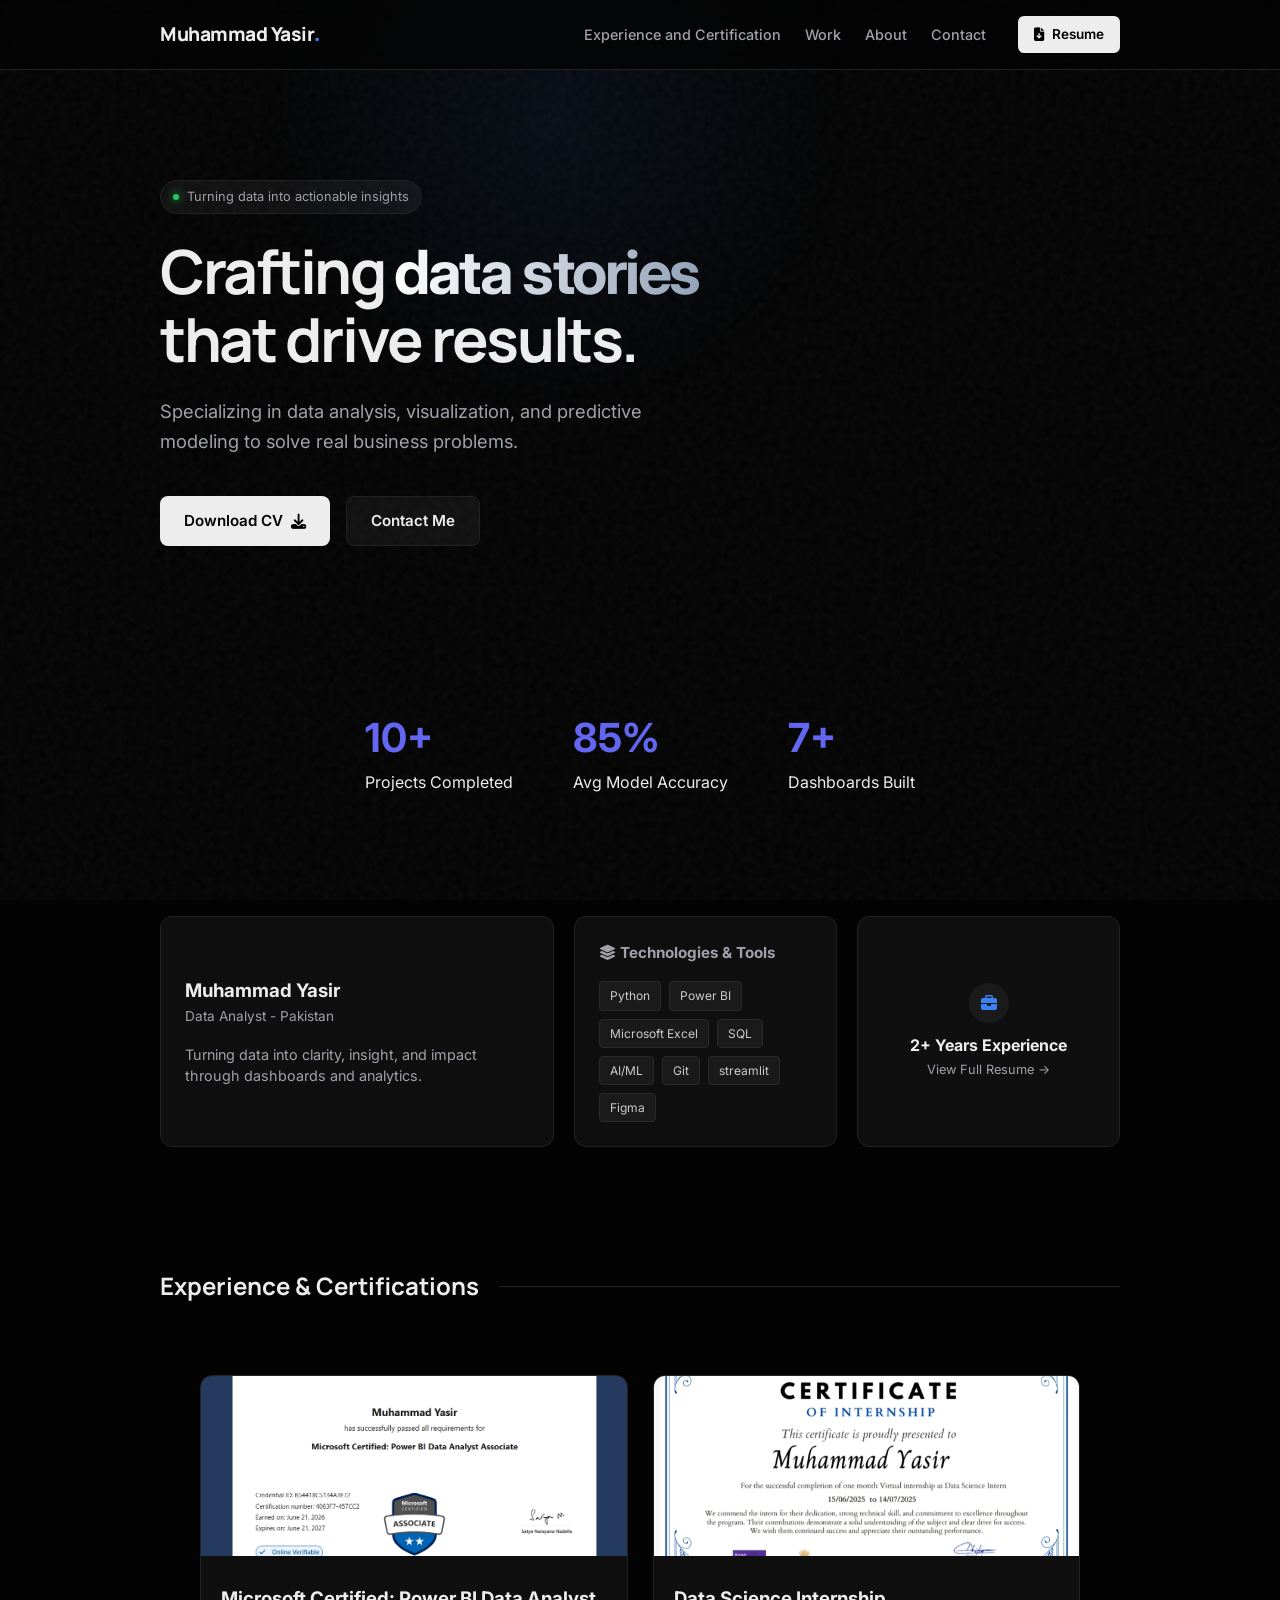
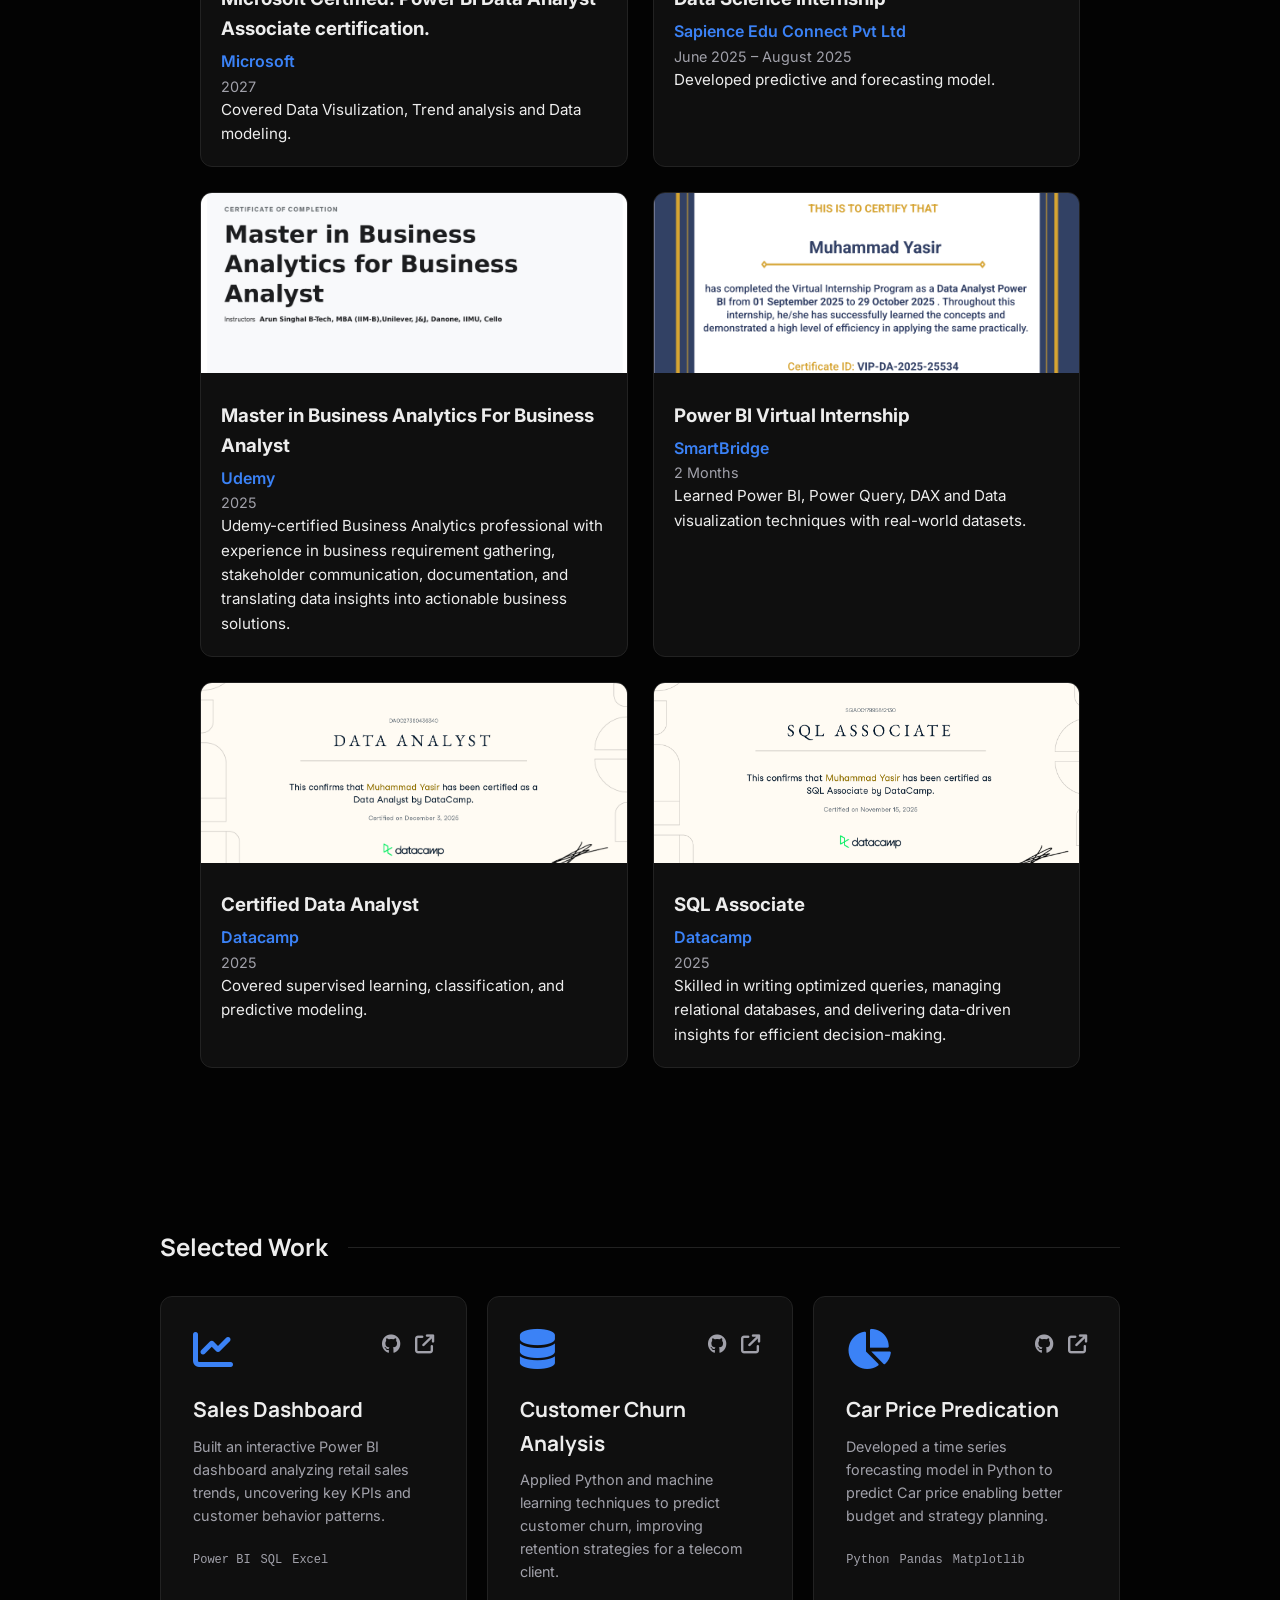
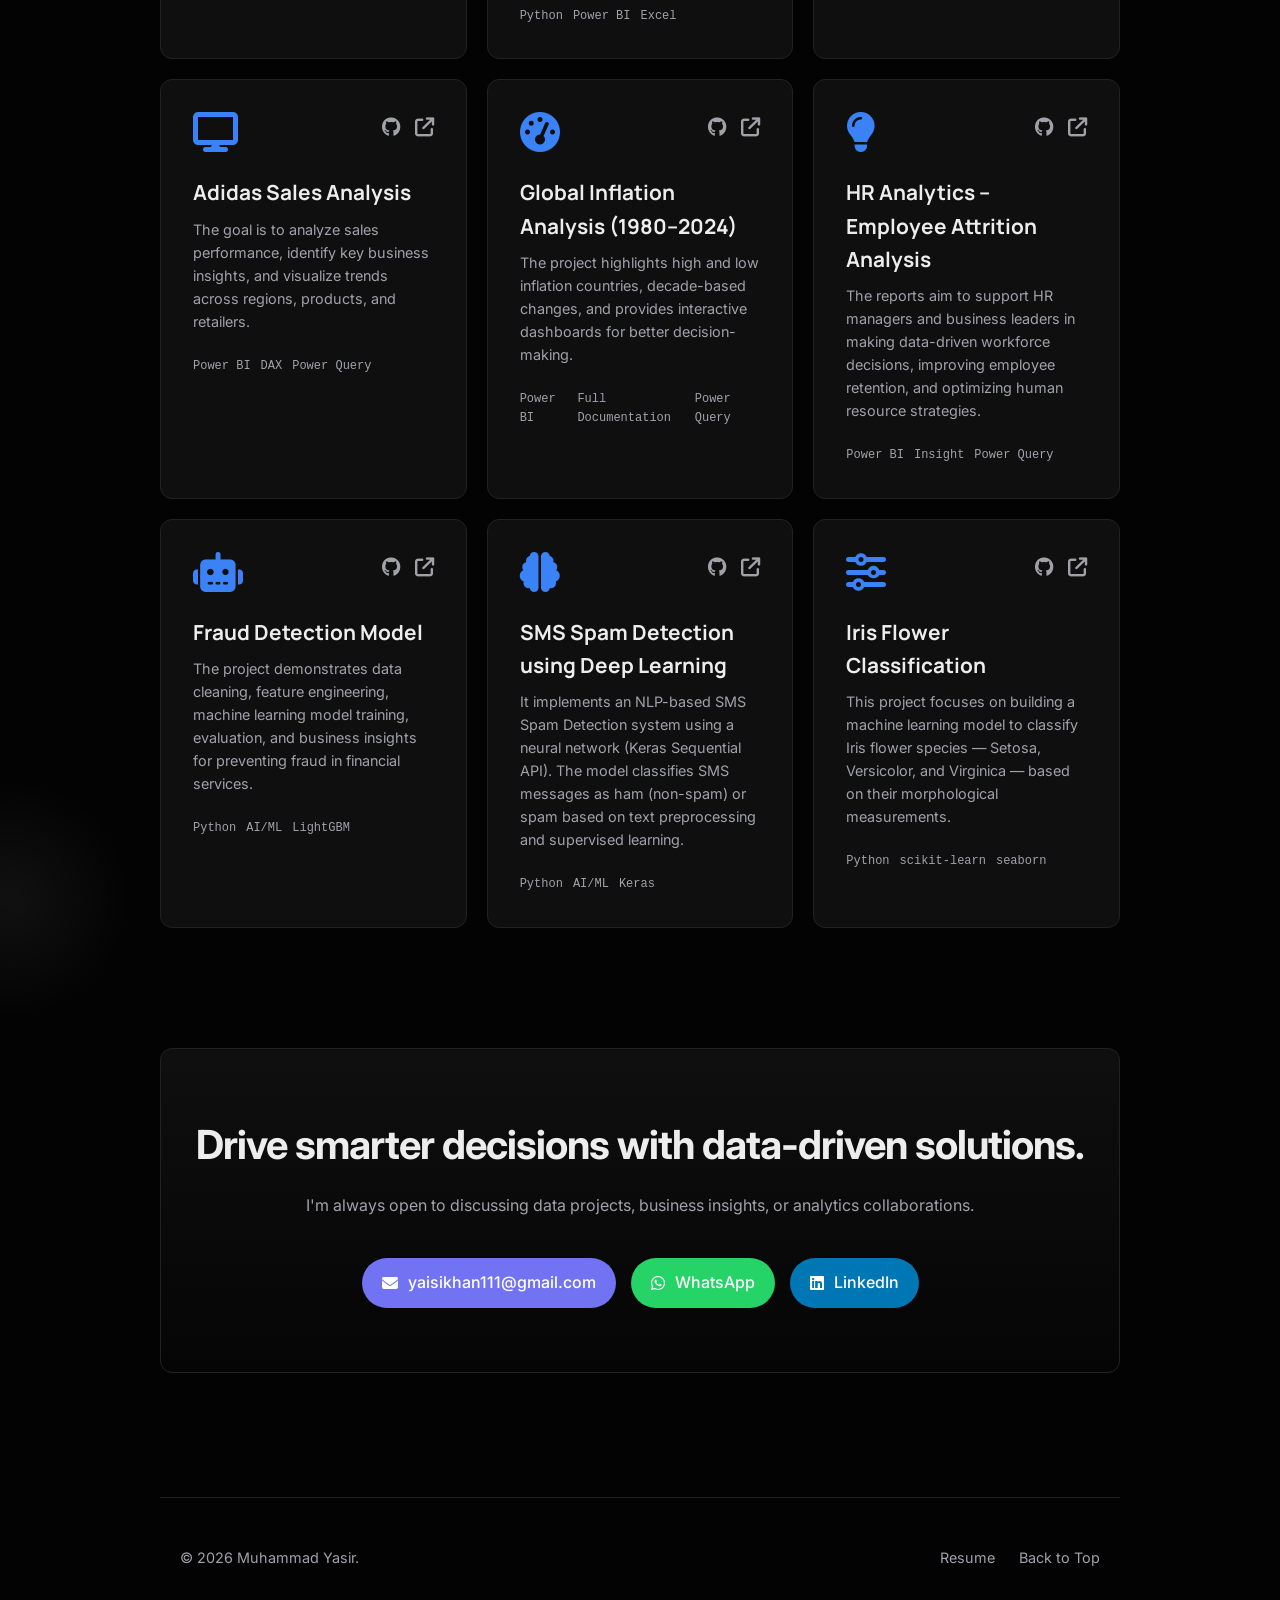
<file: index.html>
<!DOCTYPE html>
<html lang="en">
<head>
  <meta charset="UTF-8" />
  <meta name="keywords" content="Data Analyst, Power BI, Python, Machine Learning, Portfolio">
  <meta name="author" content="Muhammad Yasir">
  <meta name="viewport" content="width=device-width, initial-scale=1.0" />
  <meta name="description" content="Muhammad Yasir - Data Expert Portfolio" />
  <title>Muhammad Yasir</title>
  
  <!-- Font: Geist & Inter (The new standard for modern UI) -->
  <link rel="preconnect" href="https://fonts.googleapis.com">
  <link rel="preconnect" href="https://fonts.gstatic.com" crossorigin>
  <link href="https://fonts.googleapis.com/css2?family=Inter:wght@300;400;500;600;700&family=Manrope:wght@400;600;800&display=swap" rel="stylesheet">
  
  <!-- Icons -->
  <link rel="stylesheet" href="https://cdnjs.cloudflare.com/ajax/libs/font-awesome/6.4.0/css/all.min.css">
  
  <link rel="stylesheet" href="style.css" />
</head>
<body>

  <!-- Background Noise/Grid -->
  <div class="bg-noise"></div>
  <div class="bg-gradient"></div>

  <!-- Navbar -->
  <nav class="navbar">
    <div class="nav-container">
      <a href="#" class="logo">Muhammad Yasir<span class="highlight">.</span></a>
      
      <div class="nav-right">
        <ul class="nav-links">
          <li><a href="#EC">Experience and Certification</a></li>
          <li><a href="#work">Work</a></li>
          <li><a href="#about">About</a></li>
          <li><a href="#contact">Contact</a></li>
        </ul>
        <!-- CV Button in Nav -->
        <a href="Yasir-resume.pdf" target="_blank" class="nav-btn">
          <i class="fa-solid fa-file-arrow-down"></i> Resume
        </a>
      </div>
    </div>
  </nav>

  <main>
    <!-- Hero Section -->
    <section class="hero" id="home">
      <div class="hero-content">
        <div class="status-pill">
          <span class="dot"></span> Turning data into actionable insights
        </div>
        
        <h1>
          Crafting <span class="text-gradient">data stories</span> <br> that drive results.
        </h1>
        
        <p class="hero-sub">
          Specializing in data analysis, visualization,
          and predictive modeling to solve real business problems.
        </p>

        <div class="hero-actions">
          <!-- Primary CV Download -->
          <a href="Yasir-resume.pdf" download="Yasir-resume.pdf" class="btn btn-primary">
            Download CV <i class="fa-solid fa-download"></i>
          </a>
          <a href="#contact" class="btn btn-secondary">
            Contact Me
          </a>
        </div>
      </div>
    </section>
    <section class="metrics">
     <div class="metric">
      <h2>10+</h2>
      <p>Projects Completed</p>
     </div>
     <div class="metric">
      <h2>85%</h2>
      <p>Avg Model Accuracy</p>
     </div>
     <div class="metric">
      <h2>7+</h2>
      <p>Dashboards Built</p>
     </div>
    </section>


    <!-- Bento Grid (About, Stack, & Stats) -->
    <section id="about" class="section">
      <div class="bento-grid">
        
        <!-- Profile Card -->
        <div class="card profile-card spotlight">
          <div class="card-inner">
            <div class="profile-header">
              <!-- <img src="pic1.jpeg" alt="Yasir" class="avatar"> -->
              <div>
                <h3>Muhammad Yasir</h3>
                <span class="role">Data Analyst - Pakistan</span>
              </div>
            </div>
            <p class="bio">
              Turning data into clarity, insight, and impact through dashboards and analytics.
            </p>
          </div>
        </div>

        <!-- Tech Stack -->
        <div class="card stack-card spotlight">
          <div class="card-inner">
            <h4><i class="fa-solid fa-layer-group"></i> Technologies & Tools</h4>
            <div class="stack-tags">
              <span>Python</span>
              <span>Power BI</span> 
              <span>Microsoft Excel</span>
              <span>SQL</span>
              <span>AI/ML</span>
              <span>Git</span>
              <span>streamlit</span>
              <span>Figma</span>
            </div>
          </div>
        </div>

        <!-- Experience / CV Link Card -->
        <a href="Yasir-resume.pdf" target="_blank" class="card exp-card spotlight">
          <div class="card-inner center-content">
            <div class="icon-box">
              <i class="fa-solid fa-briefcase"></i>
            </div>
            <div class="exp-text">
              <h4>2+ Years Experience</h4>
              <p>View Full Resume &rarr;</p>
            </div>
          </div>
        </a>

      </div>
    </section>

    <section id="EC" class="section">
      <div class="section-header">
        <h2>Experience & Certifications</h2>
        <div class="line"></div>
      </div>

      <div class="exp-container">

        <!-- Internship -->
        <div class="exp-card spotlight">
          <img src="MS.png" alt="Certification">
          <div class="exp-content">
            <h3>Microsoft Certified: Power BI Data Analyst Associate certification.</h3>
            <p class="company">Microsoft</p>
            <p class="duration">2027</p>
            <p class="desc">Covered Data Visulization, Trend analysis and Data modeling.</p>
          </div>
        </div>
        <div class="exp-card spotlight">
          <img src="sapienceedu.jpeg" alt="Internship Certificate">
          <div class="exp-content">
            <h3>Data Science Internship</h3>
            <p class="company">Sapience Edu Connect Pvt Ltd</p>
            <p class="duration">June 2025 – August 2025</p>
            <p class="desc">Developed predictive and forecasting model.</p>
          </div>
        </div>
        <div class="exp-card spotlight">
          <img src="BI-udemy.png" alt="Training Certificate">
          <div class="exp-content">
            <h3>Master in Business Analytics For Business Analyst</h3>
            <p class="company">Udemy</p>
            <p class="duration">2025</p>
            <p class="desc">Udemy-certified Business Analytics professional with experience in business requirement gathering,
               stakeholder communication, documentation, and translating data insights into actionable business solutions.</p>
          </div>
        </div>

          <!-- Training -->
        <div class="exp-card spotlight">
          <img src="vi-smartbridge.png" alt="Training Certificate">
          <div class="exp-content">
            <h3>Power BI Virtual Internship</h3>
            <p class="company">SmartBridge</p>
            <p class="duration">2 Months</p>
            <p class="desc">Learned Power BI, Power Query, DAX and Data visualization techniques with real-world datasets.</p>
          </div>
        </div>

        <!-- Certification -->
        <div class="exp-card spotlight">
          <img src="DA-datacamp.png" alt="Certification">
          <div class="exp-content">
            <h3>Certified Data Analyst</h3>
            <p class="company">Datacamp</p>
            <p class="duration">2025</p>
            <p class="desc">Covered supervised learning, classification, and predictive modeling.</p>
          </div>
        </div>

        <div class="exp-card spotlight">
          <img src="sql-datacamp.png" alt="Certification">
          <div class="exp-content">
            <h3>SQL Associate</h3>
            <p class="company">Datacamp</p>
            <p class="duration">2025</p>
            <p class="desc">Skilled in writing optimized queries, managing relational databases, and delivering data-driven insights for efficient decision-making.</p>
          </div>
        </div>

      </div>
    </section>
    <!-- Projects Section -->
    <!-- Projects Section -->
    <section id="work" class="section">
      <div class="section-header">
        <h2>Selected Work</h2>
        <div class="line"></div>
      </div>

      <div class="projects-container">

     <!-- Project 1 -->
        <div class="project-card spotlight">
          <div class="project-content">
            <div class="project-top">
              <i class="fa-solid fa-chart-line folder-icon"></i>
              <div class="links">
                <a href="https://github.com/Expert610"><i class="fa-brands fa-github"></i></a>
                <a href="https://github.com/Expert610/Sales-Analysis-and-Forecasting-Through-Power-BI.git"><i class="fa-solid fa-arrow-up-right-from-square"></i></a>
              </div>
            </div>
            <h3>Sales Dashboard</h3>
            <p>Built an interactive Power BI dashboard analyzing retail sales trends, uncovering key KPIs and customer behavior patterns.</p>
            <div class="tech-list">
              <span>Power BI</span>
              <span>SQL</span>
              <span>Excel</span>
            </div>
          </div>
        </div>

            <!-- Project 2 -->
        <div class="project-card spotlight">
          <div class="project-content">
            <div class="project-top">
              <i class="fa-solid fa-database folder-icon"></i>
              <div class="links">
                <a href="https://github.com/Expert610"><i class="fa-brands fa-github"></i></a>
                <a href="https://github.com/Expert610/customer-churn-analysis-reports-through-Power-BI.git"><i class="fa-solid fa-arrow-up-right-from-square"></i></a>
              </div>
            </div>
            <h3>Customer Churn Analysis</h3>
            <p>Applied Python and machine learning techniques to predict customer churn, improving retention strategies for a telecom client.</p>
            <div class="tech-list">
              <span>Python</span>
              <span>Power BI</span>
              <span>Excel</span>
            </div>
          </div>
        </div>

            <!-- Project 3 -->
        <div class="project-card spotlight">
          <div class="project-content">
            <div class="project-top">
              <i class="fa-solid fa-chart-pie folder-icon"></i>
              <div class="links">
                <a href="https://github.com/Expert610"><i class="fa-brands fa-github"></i></a>
                <a href="https://github.com/Expert610/Car-Price-Prediction-and-Classification-.git"><i class="fa-solid fa-arrow-up-right-from-square"></i></a>
              </div>
            </div>
            <h3>Car Price Predication</h3>
            <p>Developed a time series forecasting model in Python to predict Car price enabling better budget and strategy planning.</p>
            <div class="tech-list">
              <span>Python</span>
              <span>Pandas</span>
              <span>Matplotlib</span>
            </div>
          </div>
        </div>

        <div class="project-card spotlight">
          <div class="project-content">
            <div class="project-top">
              <i class="fa-solid fa-display folder-icon"></i>
              <div class="links">
                <a href="https://github.com/Expert610"><i class="fa-brands fa-github"></i></a>
                <a href="https://github.com/Expert610/adidas-sales-analysis.git"><i class="fa-solid fa-arrow-up-right-from-square"></i></a>
              </div>
            </div>
            <h3>Adidas Sales Analysis </h3>
            <p>The goal is to analyze sales performance, identify key business insights,
              and visualize trends across regions, products, and retailers.</p>
            <div class="tech-list">
              <span>Power BI</span>
              <span>DAX</span>
              <span>Power Query</span> 
            </div>
          </div>
        </div>

        <div class="project-card spotlight">
          <div class="project-content">
            <div class="project-top">
              <i class="fa-solid fa-gauge-high folder-icon"></i>
              <div class="links">
                <a href="https://github.com/Expert610"><i class="fa-brands fa-github"></i></a>
                <a href="https://github.com/Expert610/Power-BI-Inflation-Analysis--Journeying-Through-Global-Economic-Terrain.git"><i class="fa-solid fa-arrow-up-right-from-square"></i></a>
              </div>
            </div>
            <h3>Global Inflation Analysis (1980–2024)</h3>
            <p> The project highlights high and low inflation countries, decade-based changes, 
              and provides interactive dashboards for better decision-making.</p>
            <div class="tech-list">
              <span>Power BI</span>
              <span>Full Documentation</span>
              <span>Power Query</span> 
            </div>
          </div>
        </div>

        <div class="project-card spotlight">
          <div class="project-content">
            <div class="project-top">
              <i class="fa-solid fa-lightbulb folder-icon"></i>
              <div class="links">
                <a href="https://github.com/Expert610"><i class="fa-brands fa-github"></i></a>
                <a href="https://github.com/Expert610/hr-analytics-attrition-analysis-By-Power-BI.git"><i class="fa-solid fa-arrow-up-right-from-square"></i></a>
              </div>
            </div>
            <h3>HR Analytics – Employee Attrition Analysis</h3>
            <p> The reports aim to support HR managers and business leaders in making data-driven workforce decisions,
               improving employee retention, and optimizing human resource strategies.</p>
            <div class="tech-list">
              <span>Power BI</span>
              <span>Insight</span>
              <span>Power Query</span> 
            </div>
          </div>
        </div>

        <div class="project-card spotlight">
          <div class="project-content">
            <div class="project-top">
              <i class="fa-solid fa-robot folder-icon"></i>
              <div class="links">
                <a href="https://github.com/Expert610"><i class="fa-brands fa-github"></i></a>
                <a href="https://github.com/Expert610/Fraud-Detection-of-simulated-Transactions-Dataset-through-Juptyer-NoteBook.git"><i class="fa-solid fa-arrow-up-right-from-square"></i></a>
              </div>
            </div>
            <h3>Fraud Detection Model</h3>
            <p>The project demonstrates data cleaning, feature engineering, machine learning model training,
              evaluation, and business insights for preventing fraud in financial services.</p>
            <div class="tech-list">
              <span>Python</span>
              <span>AI/ML</span>
              <span>LightGBM</span> 
            </div>
          </div>
        </div>

        <div class="project-card spotlight">
          <div class="project-content">
            <div class="project-top">
              <i class="fa-solid fa-brain folder-icon"></i>
              <div class="links">
                <a href="https://github.com/Expert610"><i class="fa-brands fa-github"></i></a>
                <a href="https://github.com/Expert610/SMS-Spam-Detection-using-Deep-Learning.git"><i class="fa-solid fa-arrow-up-right-from-square"></i></a>
              </div>
            </div>
            <h3>SMS Spam Detection using Deep Learning</h3>
            <p>It implements an NLP-based SMS Spam Detection system using a neural network (Keras Sequential API).
               The model classifies SMS messages as ham (non-spam) or spam based on text preprocessing and supervised learning.</p>
            <div class="tech-list">
              <span>Python</span>
              <span>AI/ML</span>
              <span>Keras</span> 
            </div>
          </div>
        </div>

        <div class="project-card spotlight">
          <div class="project-content">
            <div class="project-top">
              <i class="fa-solid fa-sliders folder-icon"></i>
              <div class="links">
                <a href="https://github.com/Expert610"><i class="fa-brands fa-github"></i></a>
                <a href="https://github.com/Expert610/Iris_Flower_Classification-.git"><i class="fa-solid fa-arrow-up-right-from-square"></i></a>
              </div>
            </div>
            <h3>Iris Flower Classification </h3>
            <p>This project focuses on building a machine learning model to classify Iris flower
               species — Setosa, Versicolor, and Virginica — based on their morphological measurements.</p>
            <div class="tech-list">
              <span>Python</span>
              <span>scikit-learn</span>
              <span>seaborn</span> 
            </div>
          </div>
        </div>

      </div>
    </section>

    <!-- Contact Section -->
    <section id="contact" class="section contact-section">
      <div class="contact-box spotlight">
        <h2>Drive smarter decisions with data-driven solutions.</h2>
        <p>I'm always open to discussing data projects, business insights, or analytics collaborations.</p>
        
       <div class="contact-actions">
        <a href="mailto:yaisikhan111@gmail.com" class="contact-btn email-btn">
        <i class="fa-solid fa-envelope"></i>
        <span>yaisikhan111@gmail.com</span>
        </a>

        <a href="https://wa.me/923400462508" class="contact-btn whatsapp-btn">
        <i class="fa-brands fa-whatsapp"></i>
        <span>WhatsApp</span>
        </a>

        <a href="https://www.linkedin.com/in/muhammad-yasir-a63146297" target="_blank" class="contact-btn linkedin-btn">
        <i class="fa-brands fa-linkedin"></i>
        <span>LinkedIn</span>
        </a>
      </div>
    </section>

    <!-- Footer -->
    <footer>
      <div class="footer-content">
        <p>&copy; 2026 Muhammad Yasir.</p>
        <div class="footer-links">
          <a href="Yasir-resume.pdf" target="_blank">Resume</a>
          <a href="#home">Back to Top</a>
        </div>
      </div>
    </footer>
  </main>

  <script src="script.js"></script>
</body>
</html>
</file>
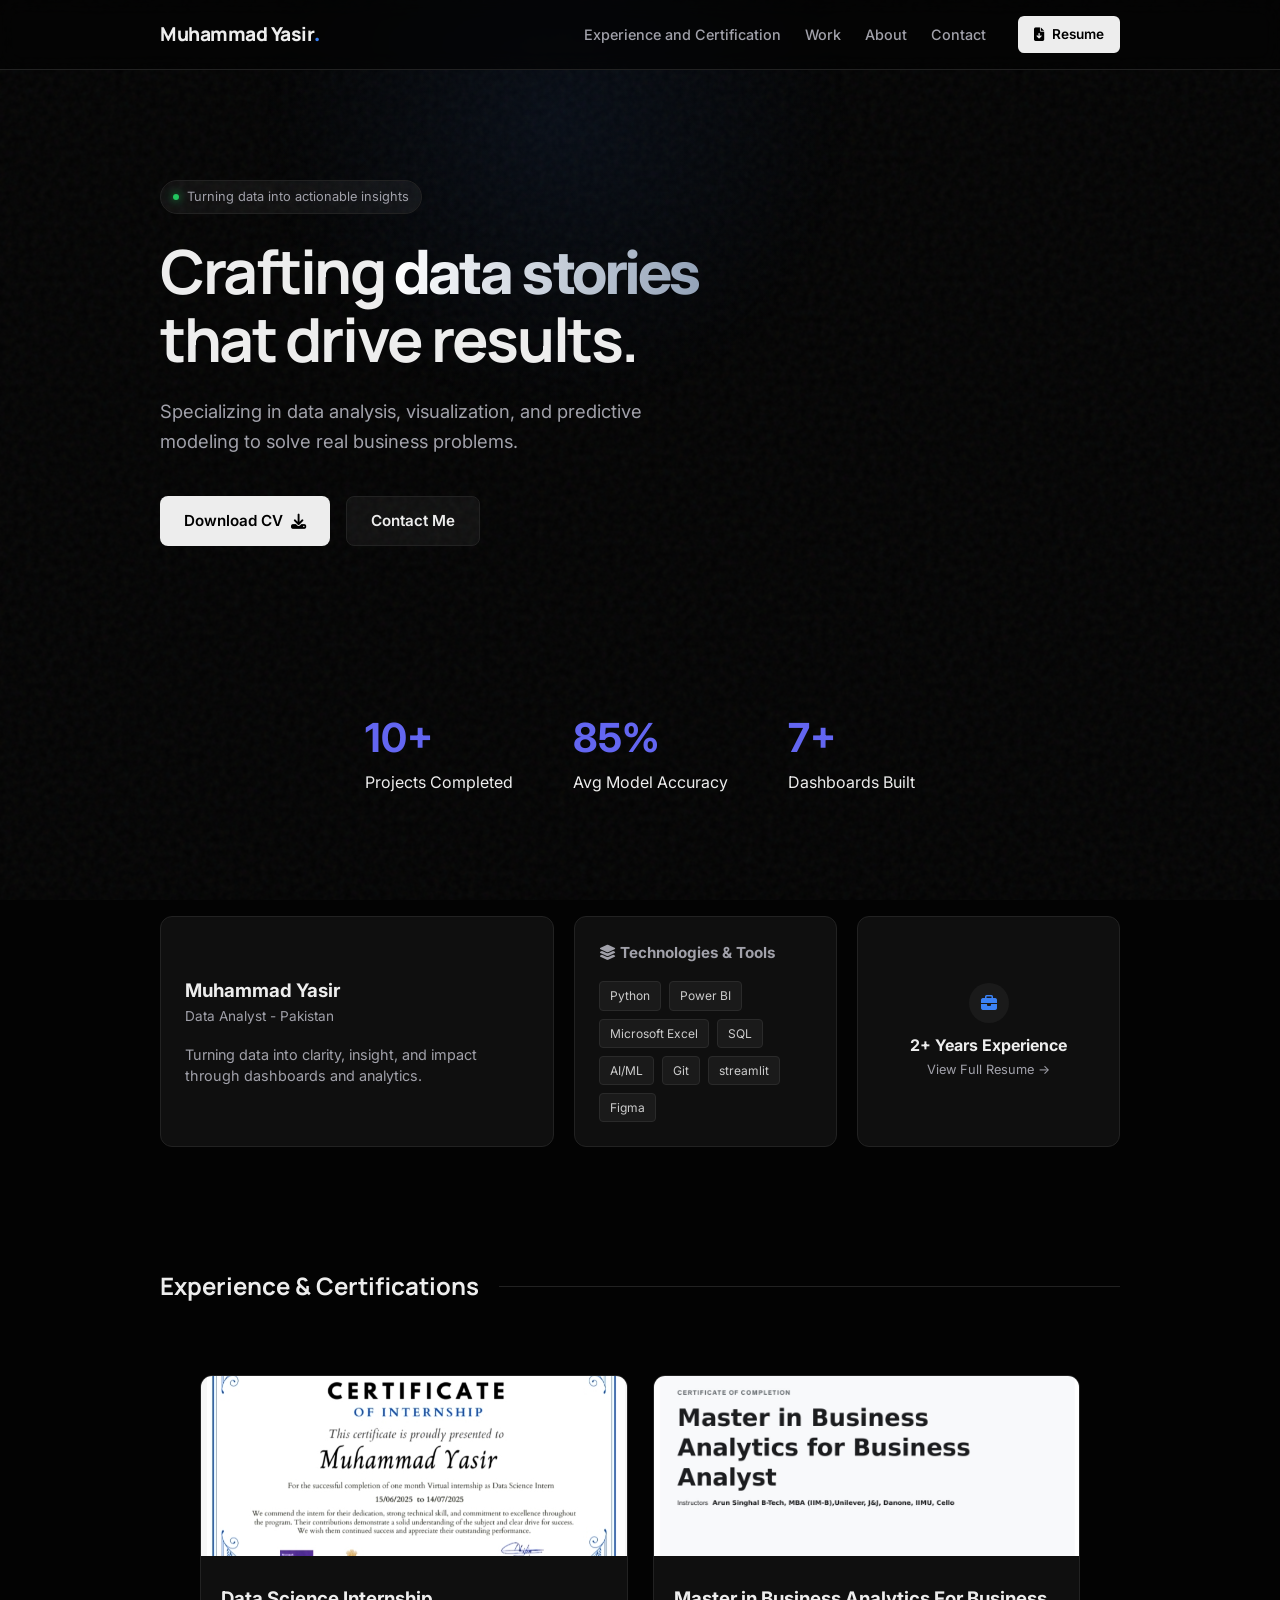
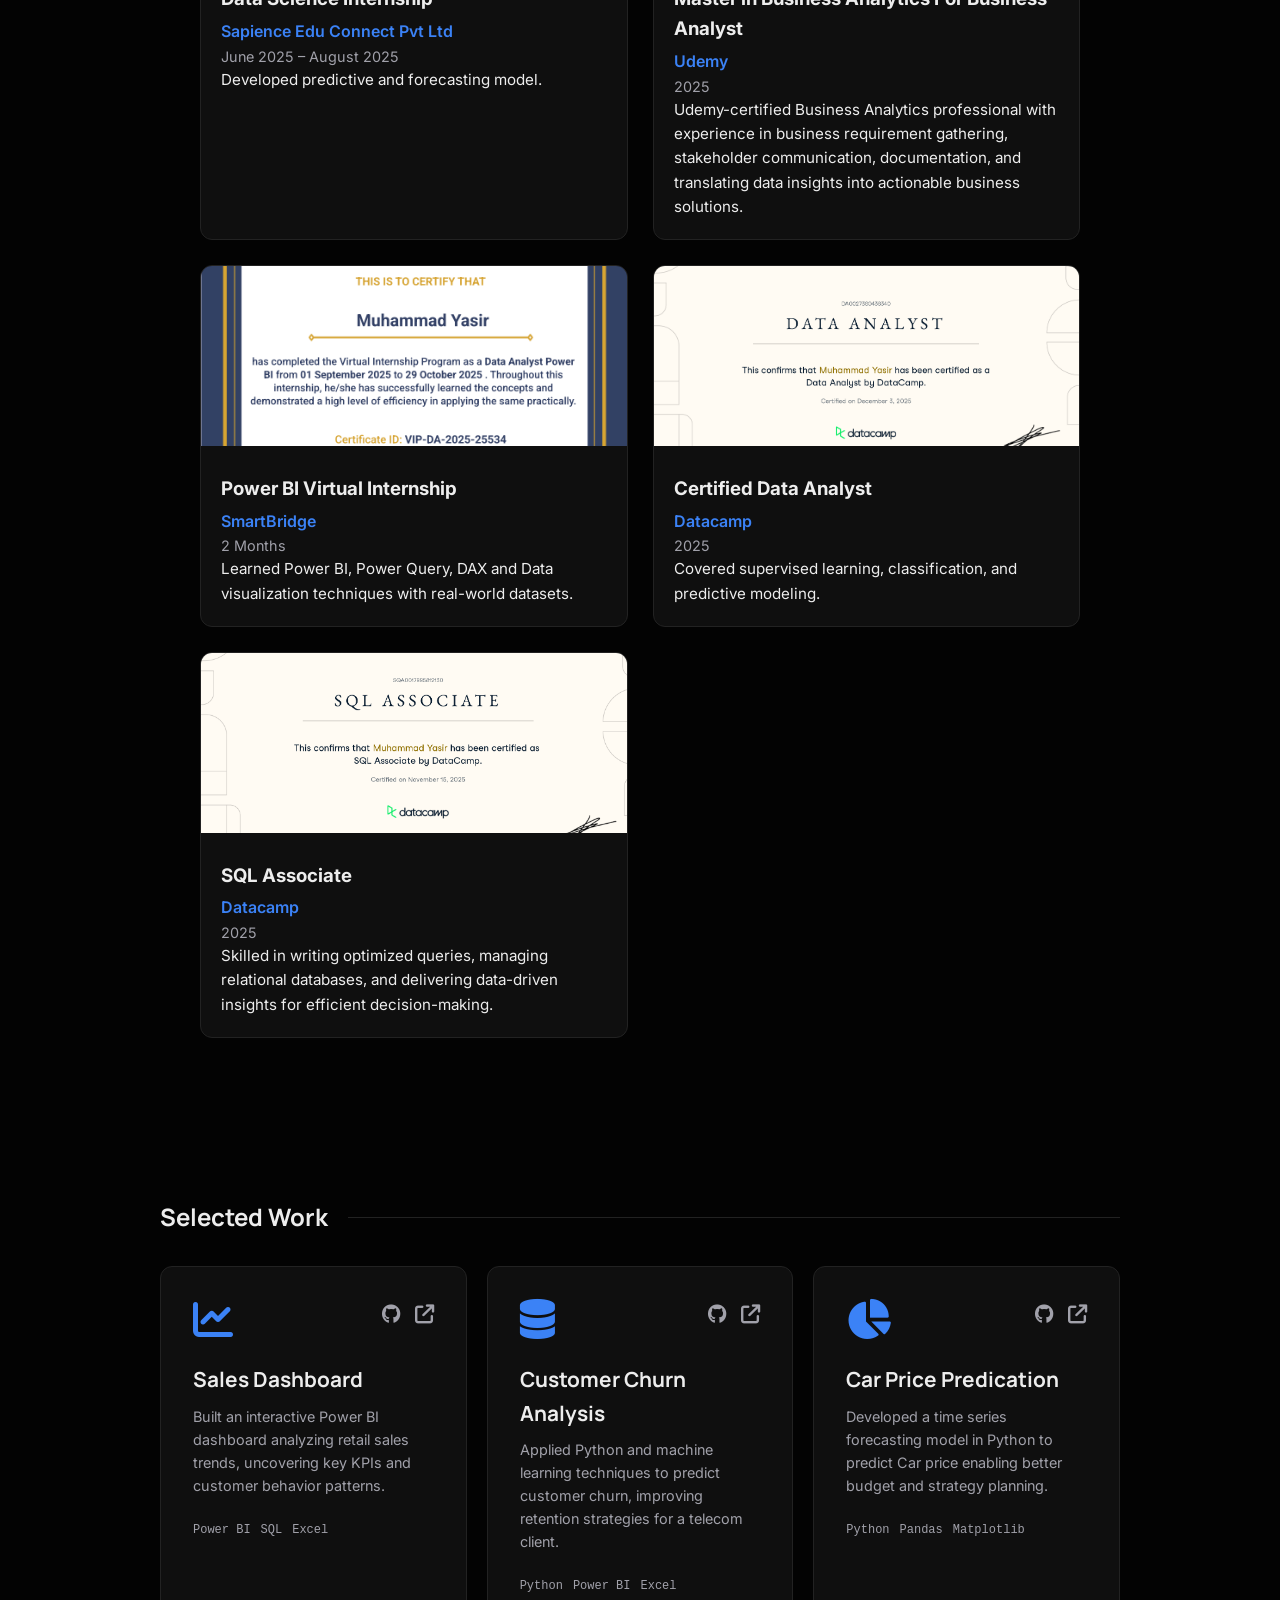
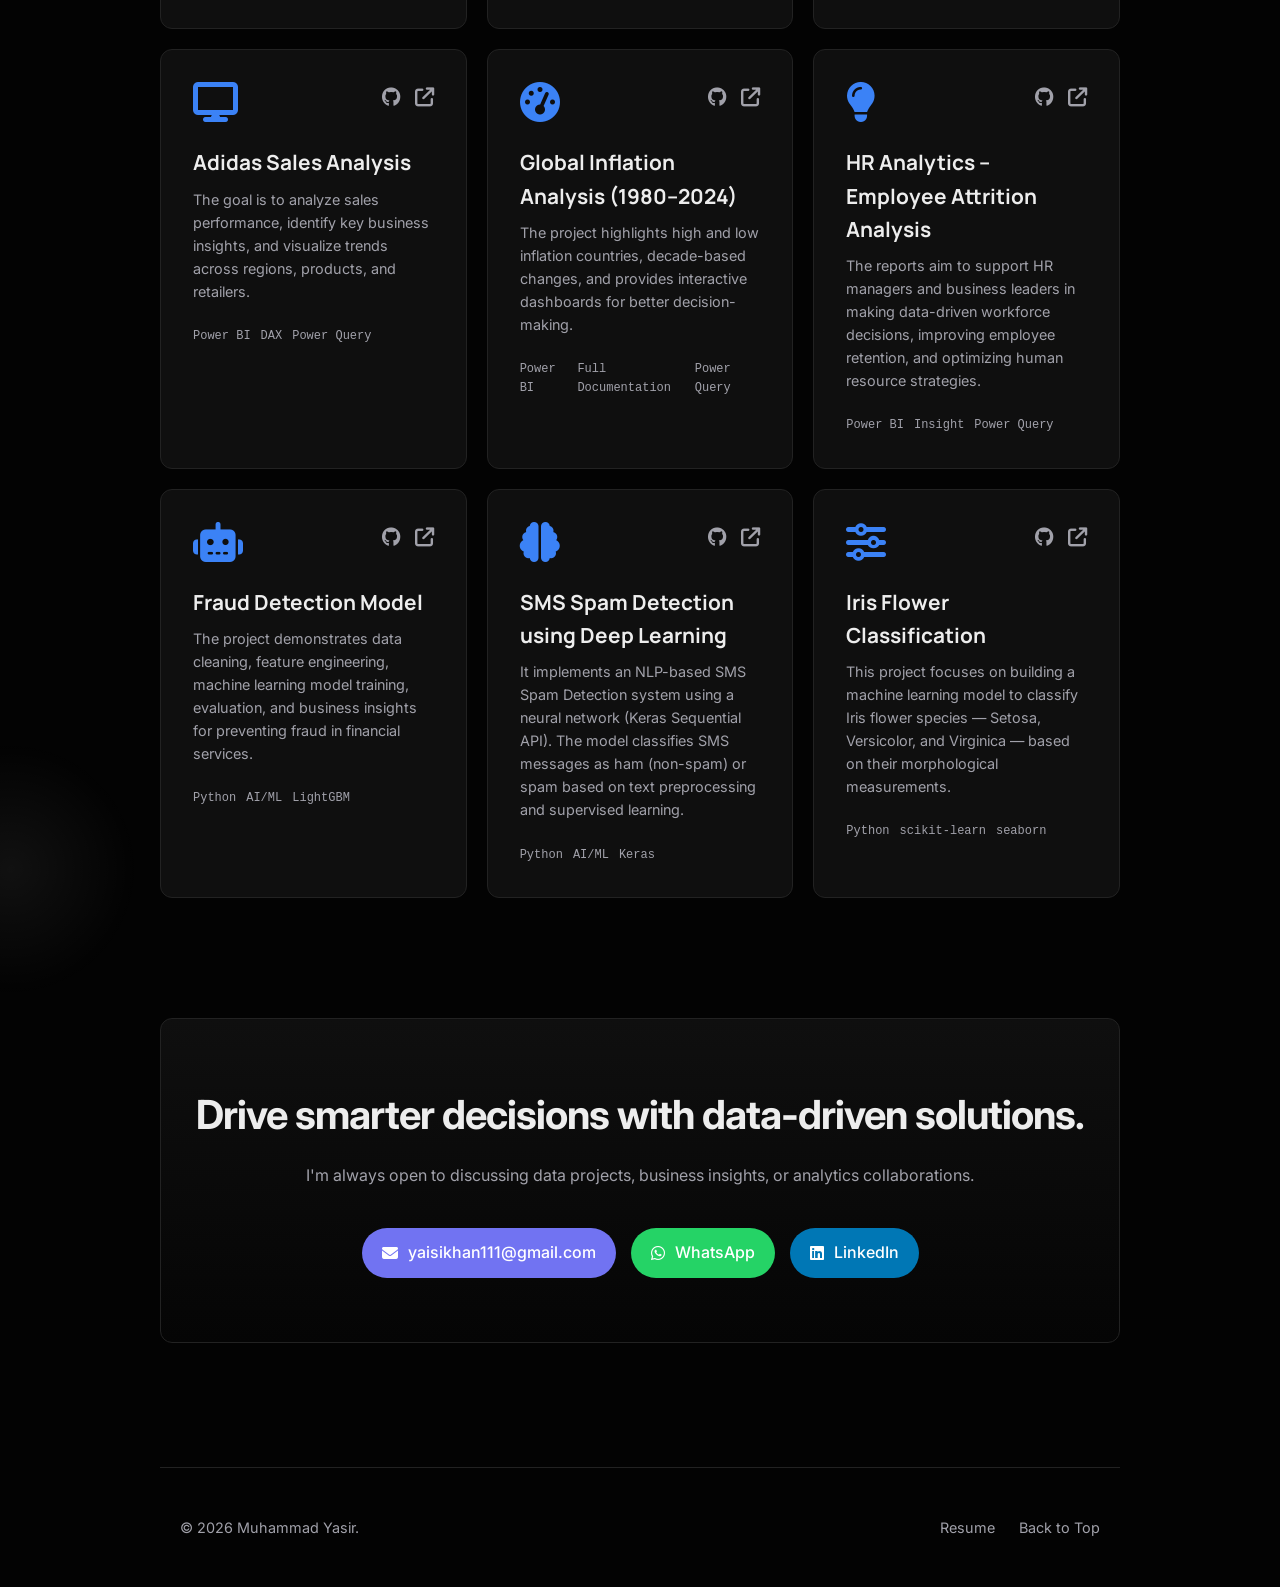
<file: index (1).html>
<!DOCTYPE html>
<html lang="en">
<head>
  <meta charset="UTF-8" />
  <meta name="keywords" content="Data Analyst, Power BI, Python, Machine Learning, Portfolio">
  <meta name="author" content="Muhammad Yasir">
  <meta name="viewport" content="width=device-width, initial-scale=1.0" />
  <meta name="description" content="Muhammad Yasir - Data Expert Portfolio" />
  <title>Muhammad Yasir</title>
  
  <!-- Font: Geist & Inter (The new standard for modern UI) -->
  <link rel="preconnect" href="https://fonts.googleapis.com">
  <link rel="preconnect" href="https://fonts.gstatic.com" crossorigin>
  <link href="https://fonts.googleapis.com/css2?family=Inter:wght@300;400;500;600;700&family=Manrope:wght@400;600;800&display=swap" rel="stylesheet">
  
  <!-- Icons -->
  <link rel="stylesheet" href="https://cdnjs.cloudflare.com/ajax/libs/font-awesome/6.4.0/css/all.min.css">
  
  <link rel="stylesheet" href="style.css" />
</head>
<body>

  <!-- Background Noise/Grid -->
  <div class="bg-noise"></div>
  <div class="bg-gradient"></div>

  <!-- Navbar -->
  <nav class="navbar">
    <div class="nav-container">
      <a href="#" class="logo">Muhammad Yasir<span class="highlight">.</span></a>
      
      <div class="nav-right">
        <ul class="nav-links">
          <li><a href="#EC">Experience and Certification</a></li>
          <li><a href="#work">Work</a></li>
          <li><a href="#about">About</a></li>
          <li><a href="#contact">Contact</a></li>
        </ul>
        <!-- CV Button in Nav -->
        <a href="Yasir-resume.pdf" target="_blank" class="nav-btn">
          <i class="fa-solid fa-file-arrow-down"></i> Resume
        </a>
      </div>
    </div>
  </nav>

  <main>
    <!-- Hero Section -->
    <section class="hero" id="home">
      <div class="hero-content">
        <div class="status-pill">
          <span class="dot"></span> Turning data into actionable insights
        </div>
        
        <h1>
          Crafting <span class="text-gradient">data stories</span> <br> that drive results.
        </h1>
        
        <p class="hero-sub">
          Specializing in data analysis, visualization,
          and predictive modeling to solve real business problems.
        </p>

        <div class="hero-actions">
          <!-- Primary CV Download -->
          <a href="Yasir-resume.pdf" download="Yasir-resume.pdf" class="btn btn-primary">
            Download CV <i class="fa-solid fa-download"></i>
          </a>
          <a href="#contact" class="btn btn-secondary">
            Contact Me
          </a>
        </div>
      </div>
    </section>
    <section class="metrics">
     <div class="metric">
      <h2>10+</h2>
      <p>Projects Completed</p>
     </div>
     <div class="metric">
      <h2>85%</h2>
      <p>Avg Model Accuracy</p>
     </div>
     <div class="metric">
      <h2>7+</h2>
      <p>Dashboards Built</p>
     </div>
    </section>


    <!-- Bento Grid (About, Stack, & Stats) -->
    <section id="about" class="section">
      <div class="bento-grid">
        
        <!-- Profile Card -->
        <div class="card profile-card spotlight">
          <div class="card-inner">
            <div class="profile-header">
              <!-- <img src="pic1.jpeg" alt="Yasir" class="avatar"> -->
              <div>
                <h3>Muhammad Yasir</h3>
                <span class="role">Data Analyst - Pakistan</span>
              </div>
            </div>
            <p class="bio">
              Turning data into clarity, insight, and impact through dashboards and analytics.
            </p>
          </div>
        </div>

        <!-- Tech Stack -->
        <div class="card stack-card spotlight">
          <div class="card-inner">
            <h4><i class="fa-solid fa-layer-group"></i> Technologies & Tools</h4>
            <div class="stack-tags">
              <span>Python</span>
              <span>Power BI</span> 
              <span>Microsoft Excel</span>
              <span>SQL</span>
              <span>AI/ML</span>
              <span>Git</span>
              <span>streamlit</span>
              <span>Figma</span>
            </div>
          </div>
        </div>

        <!-- Experience / CV Link Card -->
        <a href="Yasir-resume.pdf" target="_blank" class="card exp-card spotlight">
          <div class="card-inner center-content">
            <div class="icon-box">
              <i class="fa-solid fa-briefcase"></i>
            </div>
            <div class="exp-text">
              <h4>2+ Years Experience</h4>
              <p>View Full Resume &rarr;</p>
            </div>
          </div>
        </a>

      </div>
    </section>

    <section id="EC" class="section">
      <div class="section-header">
        <h2>Experience & Certifications</h2>
        <div class="line"></div>
      </div>

      <div class="exp-container">

        <!-- Internship -->
        <div class="exp-card spotlight">
          <img src="sapienceedu.jpeg" alt="Internship Certificate">
          <div class="exp-content">
            <h3>Data Science Internship</h3>
            <p class="company">Sapience Edu Connect Pvt Ltd</p>
            <p class="duration">June 2025 – August 2025</p>
            <p class="desc">Developed predictive and forecasting model.</p>
          </div>
        </div>
        <div class="exp-card spotlight">
          <img src="BI-udemy.png" alt="Training Certificate">
          <div class="exp-content">
            <h3>Master in Business Analytics For Business Analyst</h3>
            <p class="company">Udemy</p>
            <p class="duration">2025</p>
            <p class="desc">Udemy-certified Business Analytics professional with experience in business requirement gathering,
               stakeholder communication, documentation, and translating data insights into actionable business solutions.</p>
          </div>
        </div>

          <!-- Training -->
        <div class="exp-card spotlight">
          <img src="vi-smartbridge.png" alt="Training Certificate">
          <div class="exp-content">
            <h3>Power BI Virtual Internship</h3>
            <p class="company">SmartBridge</p>
            <p class="duration">2 Months</p>
            <p class="desc">Learned Power BI, Power Query, DAX and Data visualization techniques with real-world datasets.</p>
          </div>
        </div>

        <!-- Certification -->
        <div class="exp-card spotlight">
          <img src="DA-datacamp.png" alt="Certification">
          <div class="exp-content">
            <h3>Certified Data Analyst</h3>
            <p class="company">Datacamp</p>
            <p class="duration">2025</p>
            <p class="desc">Covered supervised learning, classification, and predictive modeling.</p>
          </div>
        </div>

        <div class="exp-card spotlight">
          <img src="sql-datacamp.png" alt="Certification">
          <div class="exp-content">
            <h3>SQL Associate</h3>
            <p class="company">Datacamp</p>
            <p class="duration">2025</p>
            <p class="desc">Skilled in writing optimized queries, managing relational databases, and delivering data-driven insights for efficient decision-making.</p>
          </div>
        </div>

      </div>
    </section>
    <!-- Projects Section -->
    <!-- Projects Section -->
    <section id="work" class="section">
      <div class="section-header">
        <h2>Selected Work</h2>
        <div class="line"></div>
      </div>

      <div class="projects-container">

     <!-- Project 1 -->
        <div class="project-card spotlight">
          <div class="project-content">
            <div class="project-top">
              <i class="fa-solid fa-chart-line folder-icon"></i>
              <div class="links">
                <a href="https://github.com/Expert610"><i class="fa-brands fa-github"></i></a>
                <a href="https://github.com/Expert610/Sales-Analysis-and-Forecasting-Through-Power-BI.git"><i class="fa-solid fa-arrow-up-right-from-square"></i></a>
              </div>
            </div>
            <h3>Sales Dashboard</h3>
            <p>Built an interactive Power BI dashboard analyzing retail sales trends, uncovering key KPIs and customer behavior patterns.</p>
            <div class="tech-list">
              <span>Power BI</span>
              <span>SQL</span>
              <span>Excel</span>
            </div>
          </div>
        </div>

            <!-- Project 2 -->
        <div class="project-card spotlight">
          <div class="project-content">
            <div class="project-top">
              <i class="fa-solid fa-database folder-icon"></i>
              <div class="links">
                <a href="https://github.com/Expert610"><i class="fa-brands fa-github"></i></a>
                <a href="https://github.com/Expert610/customer-churn-analysis-reports-through-Power-BI.git"><i class="fa-solid fa-arrow-up-right-from-square"></i></a>
              </div>
            </div>
            <h3>Customer Churn Analysis</h3>
            <p>Applied Python and machine learning techniques to predict customer churn, improving retention strategies for a telecom client.</p>
            <div class="tech-list">
              <span>Python</span>
              <span>Power BI</span>
              <span>Excel</span>
            </div>
          </div>
        </div>

            <!-- Project 3 -->
        <div class="project-card spotlight">
          <div class="project-content">
            <div class="project-top">
              <i class="fa-solid fa-chart-pie folder-icon"></i>
              <div class="links">
                <a href="https://github.com/Expert610"><i class="fa-brands fa-github"></i></a>
                <a href="https://github.com/Expert610/Car-Price-Prediction-and-Classification-.git"><i class="fa-solid fa-arrow-up-right-from-square"></i></a>
              </div>
            </div>
            <h3>Car Price Predication</h3>
            <p>Developed a time series forecasting model in Python to predict Car price enabling better budget and strategy planning.</p>
            <div class="tech-list">
              <span>Python</span>
              <span>Pandas</span>
              <span>Matplotlib</span>
            </div>
          </div>
        </div>

        <div class="project-card spotlight">
          <div class="project-content">
            <div class="project-top">
              <i class="fa-solid fa-display folder-icon"></i>
              <div class="links">
                <a href="https://github.com/Expert610"><i class="fa-brands fa-github"></i></a>
                <a href="https://github.com/Expert610/adidas-sales-analysis.git"><i class="fa-solid fa-arrow-up-right-from-square"></i></a>
              </div>
            </div>
            <h3>Adidas Sales Analysis </h3>
            <p>The goal is to analyze sales performance, identify key business insights,
              and visualize trends across regions, products, and retailers.</p>
            <div class="tech-list">
              <span>Power BI</span>
              <span>DAX</span>
              <span>Power Query</span> 
            </div>
          </div>
        </div>

        <div class="project-card spotlight">
          <div class="project-content">
            <div class="project-top">
              <i class="fa-solid fa-gauge-high folder-icon"></i>
              <div class="links">
                <a href="https://github.com/Expert610"><i class="fa-brands fa-github"></i></a>
                <a href="https://github.com/Expert610/Power-BI-Inflation-Analysis--Journeying-Through-Global-Economic-Terrain.git"><i class="fa-solid fa-arrow-up-right-from-square"></i></a>
              </div>
            </div>
            <h3>Global Inflation Analysis (1980–2024)</h3>
            <p> The project highlights high and low inflation countries, decade-based changes, 
              and provides interactive dashboards for better decision-making.</p>
            <div class="tech-list">
              <span>Power BI</span>
              <span>Full Documentation</span>
              <span>Power Query</span> 
            </div>
          </div>
        </div>

        <div class="project-card spotlight">
          <div class="project-content">
            <div class="project-top">
              <i class="fa-solid fa-lightbulb folder-icon"></i>
              <div class="links">
                <a href="https://github.com/Expert610"><i class="fa-brands fa-github"></i></a>
                <a href="https://github.com/Expert610/hr-analytics-attrition-analysis-By-Power-BI.git"><i class="fa-solid fa-arrow-up-right-from-square"></i></a>
              </div>
            </div>
            <h3>HR Analytics – Employee Attrition Analysis</h3>
            <p> The reports aim to support HR managers and business leaders in making data-driven workforce decisions,
               improving employee retention, and optimizing human resource strategies.</p>
            <div class="tech-list">
              <span>Power BI</span>
              <span>Insight</span>
              <span>Power Query</span> 
            </div>
          </div>
        </div>

        <div class="project-card spotlight">
          <div class="project-content">
            <div class="project-top">
              <i class="fa-solid fa-robot folder-icon"></i>
              <div class="links">
                <a href="https://github.com/Expert610"><i class="fa-brands fa-github"></i></a>
                <a href="https://github.com/Expert610/Fraud-Detection-of-simulated-Transactions-Dataset-through-Juptyer-NoteBook.git"><i class="fa-solid fa-arrow-up-right-from-square"></i></a>
              </div>
            </div>
            <h3>Fraud Detection Model</h3>
            <p>The project demonstrates data cleaning, feature engineering, machine learning model training,
              evaluation, and business insights for preventing fraud in financial services.</p>
            <div class="tech-list">
              <span>Python</span>
              <span>AI/ML</span>
              <span>LightGBM</span> 
            </div>
          </div>
        </div>

        <div class="project-card spotlight">
          <div class="project-content">
            <div class="project-top">
              <i class="fa-solid fa-brain folder-icon"></i>
              <div class="links">
                <a href="https://github.com/Expert610"><i class="fa-brands fa-github"></i></a>
                <a href="https://github.com/Expert610/SMS-Spam-Detection-using-Deep-Learning.git"><i class="fa-solid fa-arrow-up-right-from-square"></i></a>
              </div>
            </div>
            <h3>SMS Spam Detection using Deep Learning</h3>
            <p>It implements an NLP-based SMS Spam Detection system using a neural network (Keras Sequential API).
               The model classifies SMS messages as ham (non-spam) or spam based on text preprocessing and supervised learning.</p>
            <div class="tech-list">
              <span>Python</span>
              <span>AI/ML</span>
              <span>Keras</span> 
            </div>
          </div>
        </div>

        <div class="project-card spotlight">
          <div class="project-content">
            <div class="project-top">
              <i class="fa-solid fa-sliders folder-icon"></i>
              <div class="links">
                <a href="https://github.com/Expert610"><i class="fa-brands fa-github"></i></a>
                <a href="https://github.com/Expert610/Iris_Flower_Classification-.git"><i class="fa-solid fa-arrow-up-right-from-square"></i></a>
              </div>
            </div>
            <h3>Iris Flower Classification </h3>
            <p>This project focuses on building a machine learning model to classify Iris flower
               species — Setosa, Versicolor, and Virginica — based on their morphological measurements.</p>
            <div class="tech-list">
              <span>Python</span>
              <span>scikit-learn</span>
              <span>seaborn</span> 
            </div>
          </div>
        </div>

      </div>
    </section>

    <!-- Contact Section -->
    <section id="contact" class="section contact-section">
      <div class="contact-box spotlight">
        <h2>Drive smarter decisions with data-driven solutions.</h2>
        <p>I'm always open to discussing data projects, business insights, or analytics collaborations.</p>
        
       <div class="contact-actions">
        <a href="mailto:yaisikhan111@gmail.com" class="contact-btn email-btn">
        <i class="fa-solid fa-envelope"></i>
        <span>yaisikhan111@gmail.com</span>
        </a>

        <a href="https://wa.me/923400462508" class="contact-btn whatsapp-btn">
        <i class="fa-brands fa-whatsapp"></i>
        <span>WhatsApp</span>
        </a>

        <a href="https://www.linkedin.com/in/muhammad-yasir-a63146297" target="_blank" class="contact-btn linkedin-btn">
        <i class="fa-brands fa-linkedin"></i>
        <span>LinkedIn</span>
        </a>
      </div>
    </section>

    <!-- Footer -->
    <footer>
      <div class="footer-content">
        <p>&copy; 2026 Muhammad Yasir.</p>
        <div class="footer-links">
          <a href="Yasir-resume.pdf" target="_blank">Resume</a>
          <a href="#home">Back to Top</a>
        </div>
      </div>
    </footer>
  </main>

  <script src="script.js"></script>
</body>
</html>
</file>
<file: style.css>
/* --- Variables & Theme --- */
:root {
  --bg: #030303;
  --panel: #0f0f0f;
  --border: #222222;
  --primary: #ededed;
  --secondary: #a1a1aa;
  --accent: #3b82f6; /* Modern Blue */
  
  --font-main: 'Inter', sans-serif;
  --font-display: 'Manrope', sans-serif;
  
  --radius: 12px;
  --ease: cubic-bezier(0.16, 1, 0.3, 1);
}

* {
  margin: 0;
  padding: 0;
  box-sizing: border-box;
  font-family: var(--font-main);
}

body {
  background-color: var(--bg);
  color: var(--primary);
  line-height: 1.6;
  overflow-x: hidden;
}

a { text-decoration: none; color: inherit; transition: 0.2s; }
ul { list-style: none; }

/* --- Background Effects --- */
.bg-noise {
  position: fixed;
  top: 0; left: 0; width: 100%; height: 100vh;
  background-image: url("data:image/svg+xml,%3Csvg viewBox='0 0 200 200' xmlns='http://www.w3.org/2000/svg'%3E%3Cfilter id='noiseFilter'%3E%3CfeTurbulence type='fractalNoise' baseFrequency='0.65' numOctaves='3' stitchTiles='stitch'/%3E%3C/filter%3E%3Crect width='100%25' height='100%25' filter='url(%23noiseFilter)' opacity='0.05'/%3E%3C/svg%3E");
  z-index: -1;
  pointer-events: none;
}

.bg-gradient {
  position: fixed;
  top: -20%; left: 20%;
  width: 600px; height: 600px;
  background: radial-gradient(circle, rgba(59, 130, 246, 0.08) 0%, transparent 70%);
  z-index: -1;
  pointer-events: none;
}

/* --- Layout --- */
main {
  max-width: 1000px;
  margin: 0 auto;
  padding: 0 20px;
}

/* --- Navbar --- */
.navbar {
  position: fixed;
  top: 0; left: 0; width: 100%;
  height: 70px;
  background: rgba(3, 3, 3, 0.7);
  backdrop-filter: blur(10px);
  border-bottom: 1px solid var(--border);
  z-index: 100;
}

.nav-container {
  max-width: 1000px;
  margin: 0 auto;
  height: 100%;
  display: flex;
  justify-content: space-between;
  align-items: center;
  padding: 0 20px;
}

.logo {
  font-family: var(--font-display);
  font-weight: 800;
  font-size: 1.2rem;
  letter-spacing: -0.5px;
}
.highlight { color: var(--accent); }

.nav-right { display: flex; align-items: center; gap: 2rem; }

.nav-links { display: flex; gap: 1.5rem; }
.nav-links a { font-size: 0.9rem; color: var(--secondary); font-weight: 500; }
.nav-links a:hover { color: var(--primary); }

.nav-btn {
  background: var(--primary);
  color: #000;
  padding: 8px 16px;
  border-radius: 6px;
  font-size: 0.85rem;
  font-weight: 600;
  display: flex;
  align-items: center;
  gap: 8px;
}
.nav-btn:hover { background: #ccc; }

/* --- Hero Section --- */
.hero {
  padding-top: 180px;
  padding-bottom: 100px;
}

.status-pill {
  display: inline-flex;
  align-items: center;
  gap: 8px;
  padding: 6px 12px;
  background: rgba(255, 255, 255, 0.05);
  border: 1px solid var(--border);
  border-radius: 50px;
  font-size: 0.8rem;
  color: var(--secondary);
  margin-bottom: 1.5rem;
}
.dot { width: 6px; height: 6px; background: #22c55e; border-radius: 50%; box-shadow: 0 0 8px #22c55e; }

h1 {
  font-family: var(--font-display);
  font-size: 3.8rem;
  line-height: 1.1;
  letter-spacing: -0.04em;
  margin-bottom: 1.5rem;
}

.text-gradient {
  background: linear-gradient(to right, #fff, #94a3b8);
  -webkit-background-clip: text;
  background-clip: text;
  color: transparent;
}

.hero-sub {
  font-size: 1.15rem;
  color: var(--secondary);
  max-width: 550px;
  margin-bottom: 2.5rem;
}

.hero-actions { display: flex; gap: 1rem; }

.btn {
  padding: 12px 24px;
  border-radius: 8px;
  font-weight: 600;
  font-size: 0.95rem;
  display: inline-flex;
  align-items: center;
  gap: 8px;
}

.btn-primary {
  background: var(--primary);
  color: #000;
}
.btn-primary:hover { transform: translateY(-2px); background: #fff; box-shadow: 0 4px 20px rgba(255,255,255,0.2); }

.btn-secondary {
  background: rgba(255, 255, 255, 0.05);
  border: 1px solid var(--border);
  color: var(--primary);
}
.btn-secondary:hover { border-color: var(--secondary); background: rgba(255,255,255,0.1); }

/* --- Bento Grid --- */
.section { padding: 60px 0; }

.bento-grid {
  display: grid;
  grid-template-columns: 1.5fr 1fr 1fr;
  gap: 20px;
}

.card {
  background: var(--panel);
  border: 1px solid var(--border);
  border-radius: var(--radius);
  position: relative;
  overflow: hidden;
  transition: transform 0.3s var(--ease);
}

.card:hover { border-color: #333; }

.card-inner { padding: 1.5rem; height: 100%; display: flex; flex-direction: column; justify-content: center; }

/* Spotlight Effect CSS */
.spotlight::before {
  content: '';
  position: absolute;
  top: var(--y, -150px);
  left: var(--x, -150px);
  width: 300px;
  height: 300px;
  background: radial-gradient(circle, rgba(255,255,255,0.06) 0%, transparent 60%);
  transform: translate(-50%, -50%);
  pointer-events: none;
  z-index: 2;
}

/* Profile Card */
.profile-card { grid-column: span 1; }
.profile-header { display: flex; align-items: center; gap: 15px; margin-bottom: 1rem; }
.avatar { width: 60px; height: 60px; border-radius: 50%; object-fit: cover; border: 2px solid var(--border); }
.role { font-size: 0.85rem; color: var(--secondary); display: block; }
.bio { font-size: 0.9rem; color: var(--secondary); line-height: 1.5; }

/* Stack Card */
.stack-card h4 { margin-bottom: 1rem; font-size: 0.95rem; color: var(--secondary); }
.stack-tags { display: flex; flex-wrap: wrap; gap: 8px; }
.stack-tags span {
  font-size: 0.75rem;
  background: #1a1a1a;
  padding: 4px 10px;
  border-radius: 4px;
  border: 1px solid #2a2a2a;
  color: #ccc;
}


/* Experience Card */
.exp-card { text-decoration: none; transition: 0.3s; cursor: pointer; }
.exp-card:hover { background: #151515; }
.center-content { align-items: center; text-align: center; }
.icon-box { 
  width: 40px; height: 40px; 
  background: #1a1a1a; 
  border-radius: 50%; 
  display: flex; align-items: center; justify-content: center; 
  margin-bottom: 10px;
  color: var(--accent);
}
.exp-text h4 { font-size: 1rem; margin-bottom: 2px; }
.exp-text p { font-size: 0.8rem; color: var(--secondary); }

/* --- Projects --- */
.section-header { display: flex; align-items: center; gap: 20px; margin-bottom: 30px; }
.section-header h2 { font-size: 1.5rem; font-family: var(--font-display); }
.line { flex: 1; height: 1px; background: var(--border); }

.projects-container {
  display: grid;
  grid-template-columns: repeat(auto-fit, minmax(300px, 1fr));
  gap: 20px;
}

.project-card {
  background: var(--panel);
  border: 1px solid var(--border);
  border-radius: var(--radius);
  padding: 2rem;
  height: 100%;
  position: relative;
  overflow: hidden;
  transition: transform 0.3s;
}

.project-card:hover { transform: translateY(-5px); border-color: var(--secondary); }

.project-top { display: flex; justify-content: space-between; margin-bottom: 1.5rem; }
.folder-icon { font-size: 2.5rem; color: var(--accent); }
.links a { font-size: 1.2rem; color: var(--secondary); margin-left: 10px; }
.links a:hover { color: var(--primary); }

.project-card h3 { font-size: 1.3rem; margin-bottom: 0.5rem; font-family: var(--font-display); }
.project-card p { font-size: 0.9rem; color: var(--secondary); margin-bottom: 1.5rem; }

.tech-list { display: flex; gap: 10px; }
.tech-list span { font-size: 0.75rem; font-family: monospace; color: var(--secondary); }

/* --- Contact & Footer --- */
.contact-box {
  background: linear-gradient(180deg, var(--panel) 0%, #050505 100%);
  border: 1px solid var(--border);
  border-radius: var(--radius);
  padding: 4rem 2rem;
  text-align: center;
}

.contact-box h2 { font-size: 2.5rem; margin-bottom: 1rem; letter-spacing: -1px; }
.contact-box p { color: var(--secondary); margin-bottom: 2.5rem; }


/* .email-btn, .whatsapp-btn {
  display: flex; align-items: center; gap: 10px;
  padding: 12px 24px;
  background: #1a1a1a;
  border: 1px solid var(--border);
  border-radius: 8px;
  color: var(--primary);
  font-weight: 500;
} */


footer { padding: 3rem 0; border-top: 1px solid var(--border); margin-top: 4rem; }
.footer-content {
  max-width: 1000px;
  margin: 0 auto;
  padding: 0 20px;
  display: flex;
  justify-content: space-between;
  font-size: 0.9rem;
  color: var(--secondary);
}
.footer-links a { margin-left: 20px; }
.footer-links a:hover { color: var(--primary); }

/* --- Responsive --- */
@media (max-width: 768px) {
  .hero h1 { font-size: 2.5rem; }
  .nav-links { display: none; } /* Simplified mobile nav */
  .bento-grid { grid-template-columns: 1fr; }
  .profile-card { grid-column: auto; }
  .hero { padding-top: 120px; }
}
.metrics {
  display: flex;
  justify-content: center;
  gap: 60px;
  padding: 60px 20px;
}

.metric h2 {
  font-size: 2.5rem;
  color: #6366f1;
}

.spotlight {
  opacity: 0;
  transform: translateY(30px);
  transition: 0.6s;
}

.spotlight.show {
  opacity: 1;
  transform: translateY(0);
}
.contact-actions {
  display: flex;
  flex-wrap: wrap;
  gap: 15px;
  margin-top: 20px;
  justify-content: center;
}

.contact-btn {
  display: flex;
  align-items: center;
  gap: 10px;
  padding: 12px 20px;
  border-radius: 30px;
  font-weight: 500;
  text-decoration: none;
  color: white;
  transition: transform 0.2s, box-shadow 0.2s;
  background: linear-gradient(135deg, #6366f1, #a78bfa);
}

.contact-btn:hover {
  transform: translateY(-3px);
  box-shadow: 0 8px 20px rgba(99,102,241,0.4);
}

.email-btn { background: #7173f2; }
.whatsapp-btn { background: #25d366; }
.linkedin-btn { background: #0077b5; }

.exp-container {
  display: grid;
  grid-template-columns: repeat(auto-fit, minmax(280px, 1fr));
  gap: 25px;
  padding: 40px;
}

.exp-card {
  background: var(--panel);
  border: 1px solid var(--border);
  border-radius: var(--radius);
  overflow: hidden;
  transition: 0.3s;
  cursor: pointer;
}

.exp-card img {
  width: 100%;
  height: 180px;
  object-fit: cover;
}

.exp-card:hover {
  transform: translateY(-6px);
  border-color: var(--secondary);
}

.exp-content {
  padding: 20px;
}

.exp-content h3 {
  margin-bottom: 5px;
}

.company {
  font-weight: 600;
  color: var(--accent);
}

.duration {
  font-size: 0.9rem;
  color: var(--secondary);
}

.desc {
  font-size: 0.95rem;
}
</file>
